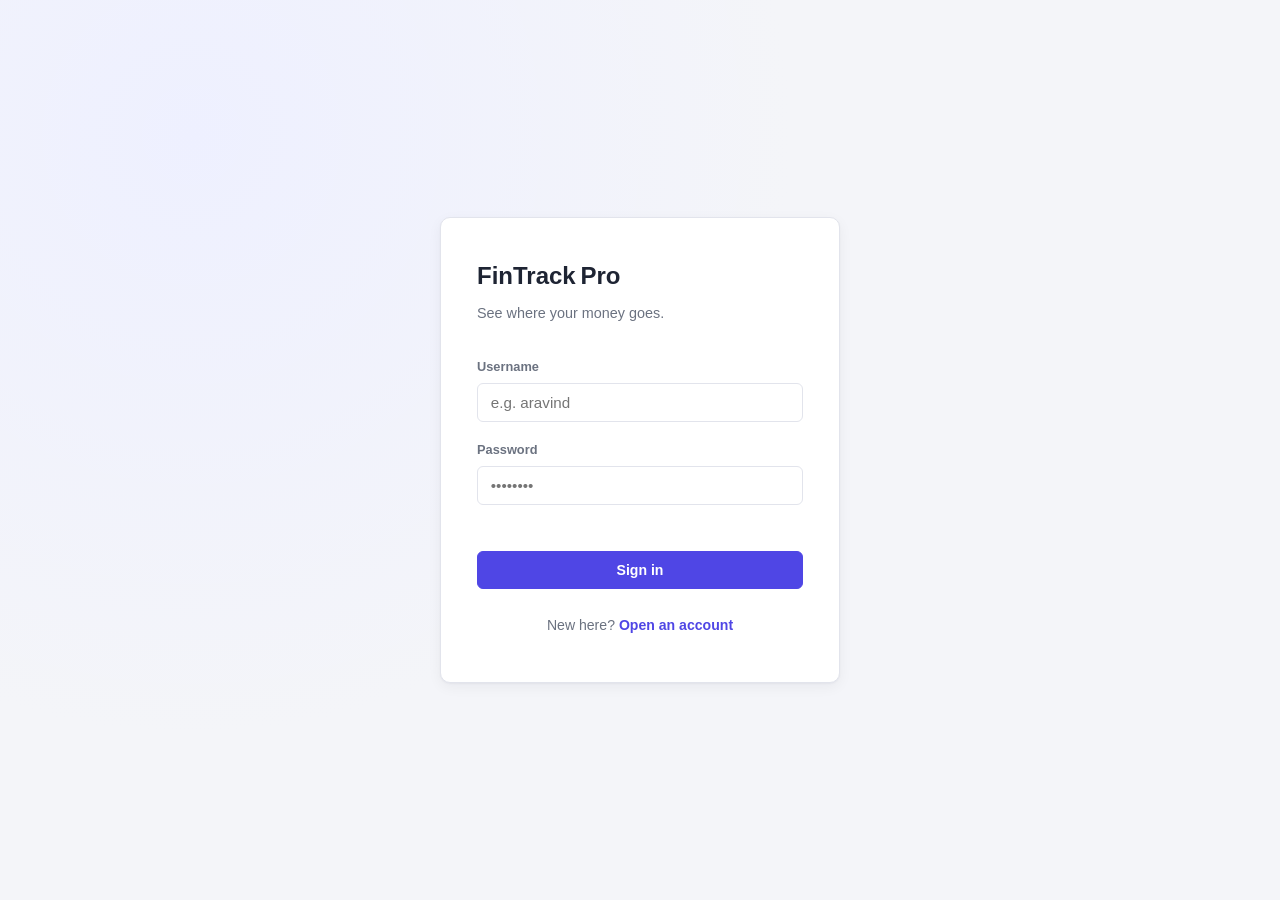
<file: index.html>
<!DOCTYPE html>
<html lang="en">
<head>
<meta charset="UTF-8">
<meta name="viewport" content="width=device-width, initial-scale=1.0">
<title>FinTrack Pro — Sign In</title>
<link rel="stylesheet" href="css/style.css">
<link rel="stylesheet" href="css/auth.css">
</head>
<body>

  <main class="auth-screen">
    <div class="auth-card tick-margin">
      <div class="ledger-mark">FinTrack <span>Pro</span></div>
      <p class="auth-tagline">See where your money goes.</p>

      <form id="login-form" novalidate>
        <div class="field">
          <label for="username">Username</label>
          <input type="text" id="username" autocomplete="username" placeholder="e.g. aravind">
        </div>
        <div class="field">
          <label for="password">Password</label>
          <input type="password" id="password" autocomplete="current-password" placeholder="••••••••">
        </div>

        <p class="error-text" id="login-error"></p>

        <button type="submit" class="btn btn-primary btn-block">Sign in</button>
      </form>

      <p class="auth-switch">
        New here? <a href="register.html">Open an account</a>
      </p>
    </div>
  </main>

<script src="js/storage.js"></script>
<script src="js/auth.js"></script>
</body>
</html>
</file>
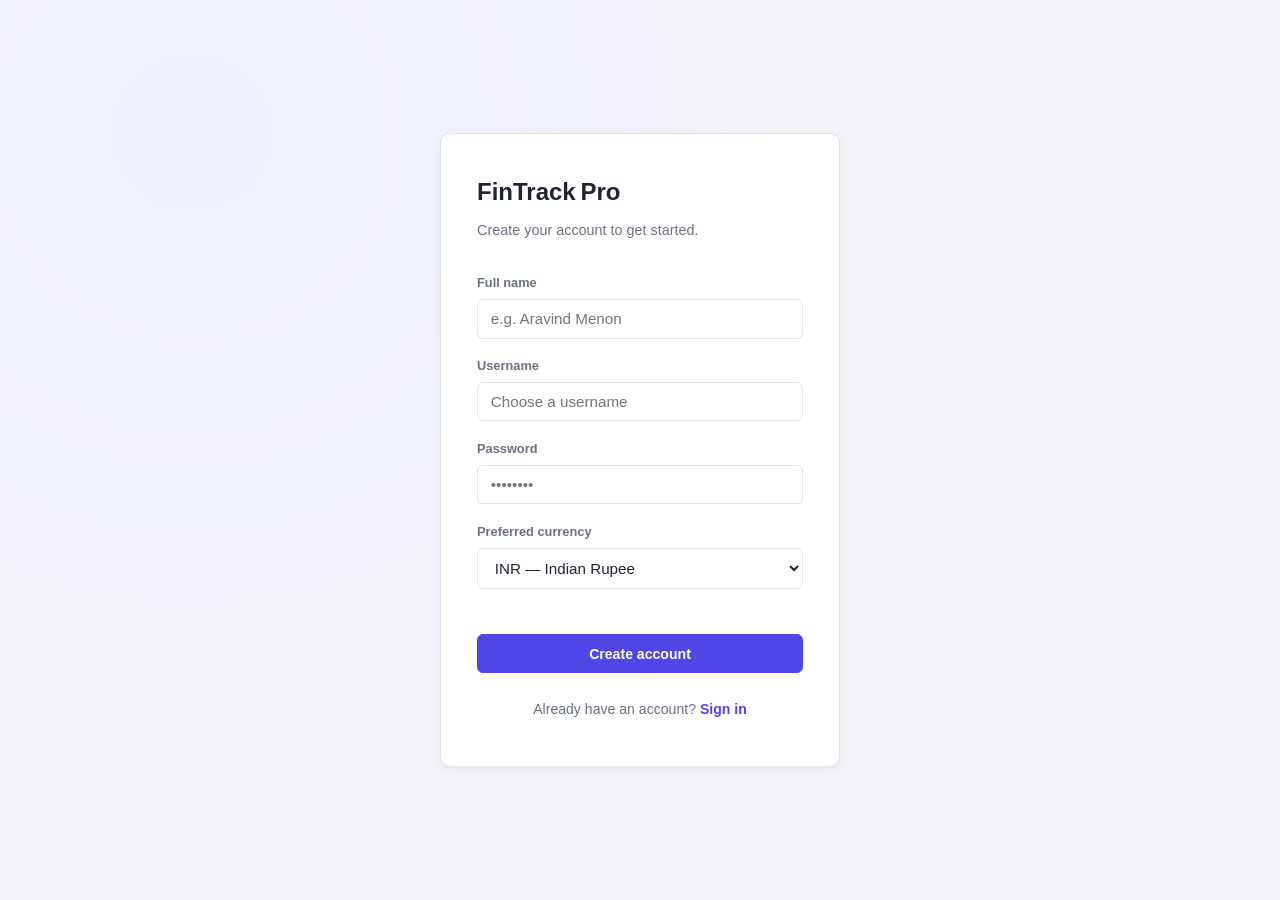
<file: register.html>
<!DOCTYPE html>
<html lang="en">
<head>
<meta charset="UTF-8">
<meta name="viewport" content="width=device-width, initial-scale=1.0">
<title>FinTrack Pro — Create Account</title>
<link rel="stylesheet" href="css/style.css">
<link rel="stylesheet" href="css/auth.css">
</head>
<body>

  <main class="auth-screen">
    <div class="auth-card tick-margin">
      <div class="ledger-mark">FinTrack <span>Pro</span></div>
      <p class="auth-tagline">Create your account to get started.</p>

      <form id="register-form" novalidate>
        <div class="field">
          <label for="name">Full name</label>
          <input type="text" id="name" autocomplete="name" placeholder="e.g. Aravind Menon">
        </div>
        <div class="field">
          <label for="username">Username</label>
          <input type="text" id="username" autocomplete="username" placeholder="Choose a username">
        </div>
        <div class="field">
          <label for="password">Password</label>
          <input type="password" id="password" autocomplete="new-password" placeholder="••••••••">
        </div>
        <div class="field">
          <label for="currency">Preferred currency</label>
          <select id="currency">
            <option value="USD">USD — US Dollar</option>
            <option value="EUR">EUR — Euro</option>
            <option value="GBP">GBP — British Pound</option>
            <option value="INR" selected>INR — Indian Rupee</option>
            <option value="JPY">JPY — Japanese Yen</option>
          </select>
        </div>

        <p class="error-text" id="register-error"></p>

        <button type="submit" class="btn btn-primary btn-block">Create account</button>
      </form>

      <p class="auth-switch">
        Already have an account? <a href="index.html">Sign in</a>
      </p>
    </div>
  </main>

<script src="js/storage.js"></script>
<script src="js/auth.js"></script>
</body>
</html>
</file>
<file: css/style.css>
/* ============================================================
   style.css — shared tokens + base styles (loaded on every page)
   Palette: indigo (accent), green (income), red (expense)
   ============================================================ */

:root {
  /* -- accents (constant across modes) -- */
  --indigo: #4f46e5;
  --indigo-dark: #4338ca;
  --indigo-soft: #eef0ff;
  --green: #16a34a;
  --green-soft: #dcfce7;
  --red: #dc2626;
  --red-soft: #fee2e2;

  /* -- light mode (default) -- */
  --bg: #f4f5f9;
  --bg-soft: #ffffff;
  --line: #e2e4ec;
  --text: #1e2433;
  --text-dim: #6b7280;

  /* -- fonts -- */
  --font-body: "Inter", -apple-system, sans-serif;
  --font-mono: "IBM Plex Mono", monospace;

  --radius: 10px;
  --radius-sm: 6px;
  --transition: 160ms ease;
  --shadow: 0 1px 2px rgba(20, 25, 45, 0.04), 0 4px 14px rgba(20, 25, 45, 0.05);
}

body.dark-mode {
  --bg: #0f1222;
  --bg-soft: #1a1f35;
  --line: #2a2f4a;
  --text: #e5e7f0;
  --text-dim: #9096b0;
  --indigo-soft: rgba(79, 70, 229, 0.16);
  --green-soft: rgba(22, 163, 74, 0.16);
  --red-soft: rgba(220, 38, 38, 0.16);
  --shadow: 0 1px 2px rgba(0, 0, 0, 0.2), 0 8px 24px rgba(0, 0, 0, 0.25);
}

*,
*::before,
*::after {
  box-sizing: border-box;
}

html,
body {
  height: 100%;
}

body {
  margin: 0;
  background: var(--bg);
  color: var(--text);
  font-family: var(--font-body);
  font-size: 15px;
  line-height: 1.5;
  transition:
    background var(--transition),
    color var(--transition);
  -webkit-font-smoothing: antialiased;
}

h1,
h2,
h3 {
  font-family: var(--font-body);
  font-weight: 700;
  margin: 0;
}

.mono {
  font-family: var(--font-mono);
}

a {
  color: inherit;
}

button {
  font-family: var(--font-body);
  cursor: pointer;
}

input,
select,
button {
  font-size: 0.95rem;
}

::selection {
  background: var(--indigo);
  color: #fff;
}

:focus-visible {
  outline: 2px solid var(--indigo);
  outline-offset: 2px;
}

/* ============ */

/* Brand and Navbar */

.brand,
.ledger-mark {
  display: inline-flex;
  align-items: baseline;
  gap: 0.3rem;
  font-weight: 700;
  font-size: 1.25rem;
  color: var(--text);
}

.brand span {
  color: var(--indigo);
}

/* ============  buttons ============= */
.btn {
  border: 1px solid var(--line);
  background: var(--bg-soft);
  color: var(--text);
  padding: 0.65rem 1.1rem;
  border-radius: var(--radius-sm);
  font-weight: 600;
  font-size: 0.88rem;
  transition:
    border-color var(--transition),
    background var(--transition),
    color var(--transition),
    transform var(--transition);
}
.btn:hover {
  border-color: var(--indigo);
}
.btn:active {
  transform: scale(0.98);
}

.btn-primary {
  background: var(--indigo);
  border-color: var(--indigo);
  color: #fff;
}
.btn-primary:hover {
  background: var(--indigo-dark);
  border-color: var(--indigo-dark);
}

.btn-ghost {
  background: transparent;
  border-color: var(--line);
  color: var(--text-dim);
}
.btn-ghost:hover {
  color: var(--text);
  border-color: var(--text-dim);
}

.btn-danger {
  background: transparent;
  border: 1px solid var(--red);
  color: var(--red);
}
.btn-danger:hover {
  background: var(--red-soft);
}

.btn-block {
  width: 100%;
}

.btn-icon {
  border: none;
  background: none;
  color: var(--text-dim);
  font-size: 1rem;
  padding: 0.3rem 0.5rem;
  border-radius: var(--radius-sm);
}
.btn-icon:hover {
  background: var(--indigo-soft);
  color: var(--indigo);
}

.btn-text {
  border: none;
  background: none;
  color: var(--indigo);
  padding: 0.3rem 0;
  font-weight: 600;
}
.btn-text:hover {
  text-decoration: underline;
}

/* ====== form feilds ======== */

.field {
  display: flex;
  flex-direction: column;
  gap: 0.4rem;
  margin-bottom: 1.1rem;
}
.field label {
  font-size: 0.8rem;
  font-weight: 600;
  color: var(--text-dim);
}
.field input,
.field select {
  background: var(--bg-soft);
  border: 1px solid var(--line);
  color: var(--text);
  padding: 0.65rem 0.8rem;
  border-radius: var(--radius-sm);
  transition:
    border-color var(--transition),
    box-shadow var(--transition);
}
.field input:focus,
.field select:focus {
  border-color: var(--indigo);
  box-shadow: 0 0 0 3px var(--indigo-soft);
  outline: none;
}

.field-inline {
  flex-direction: row;
  align-items: center;
  justify-content: space-between;
}

.error-text {
  color: var(--red);
  font-size: 0.82rem;
  min-height: 1.1em;
}

.empty-text {
  color: var(--text-dim);
  font-size: 0.88rem;
  text-align: center;
  padding: 2rem 0;
}

.hidden {
  display: none !important;
  /* !important makes the property take priority over the others even if inline styling is used */
}

/* ====== togle to dark and light mode ===== */

.switch {
  position: relative;
  display: inline-block;
  cursor: pointer;
}
.switch input {
  position: absolute;
  opacity: 0;
  width: 0;
  height: 0;
}
.switch-track {
  display: block;
  width: 42px;
  height: 24px;
  background: var(--line);
  border-radius: 999px;
  transition: background var(--transition);
  position: relative;
}
.switch-thumb {
  position: absolute;
  top: 3px;
  left: 3px;
  width: 18px;
  height: 18px;
  background: #fff;
  border-radius: 50%;
  transition: transform var(--transition);
  box-shadow: 0 1px 3px rgba(0, 0, 0, 0.25);
}
.switch input:checked + .switch-track {
  background: var(--indigo);
}
.switch input:checked + .switch-track .switch-thumb {
  transform: translateX(18px);
}
</file>
<file: css/auth.css>
.auth-screen {
  min-height: 100vh;
  display: flex;
  align-items: center;
  justify-content: center;
  padding: 2rem 1.25rem;
  background:
    radial-gradient(circle at 15% 15%, var(--indigo-soft), transparent 45%),
    var(--bg);
}

.auth-card {
  width: 100%;
  max-width: 400px;
  background: var(--bg-soft);
  border: 1px solid var(--line);
  border-radius: var(--radius);
  box-shadow: var(--shadow);
  padding: 2.5rem 2.25rem 2rem;
}

.auth-card .ledger-mark {
  font-size: 1.5rem;
}

.auth-tagline {
  color: var(--text-dim);
  font-size: 0.9rem;
  margin: 0.6rem 0 2rem;
}

.auth-card form {
  margin-top: 0.5rem;
}

.auth-switch {
  margin-top: 1.6rem;
  font-size: 0.88rem;
  color: var(--text-dim);
  text-align: center;
}

.auth-switch a {
  color: var(--indigo);
  font-weight: 600;
  text-decoration: none;
}
.auth-switch a:hover {
  text-decoration: underline;
}
</file>
